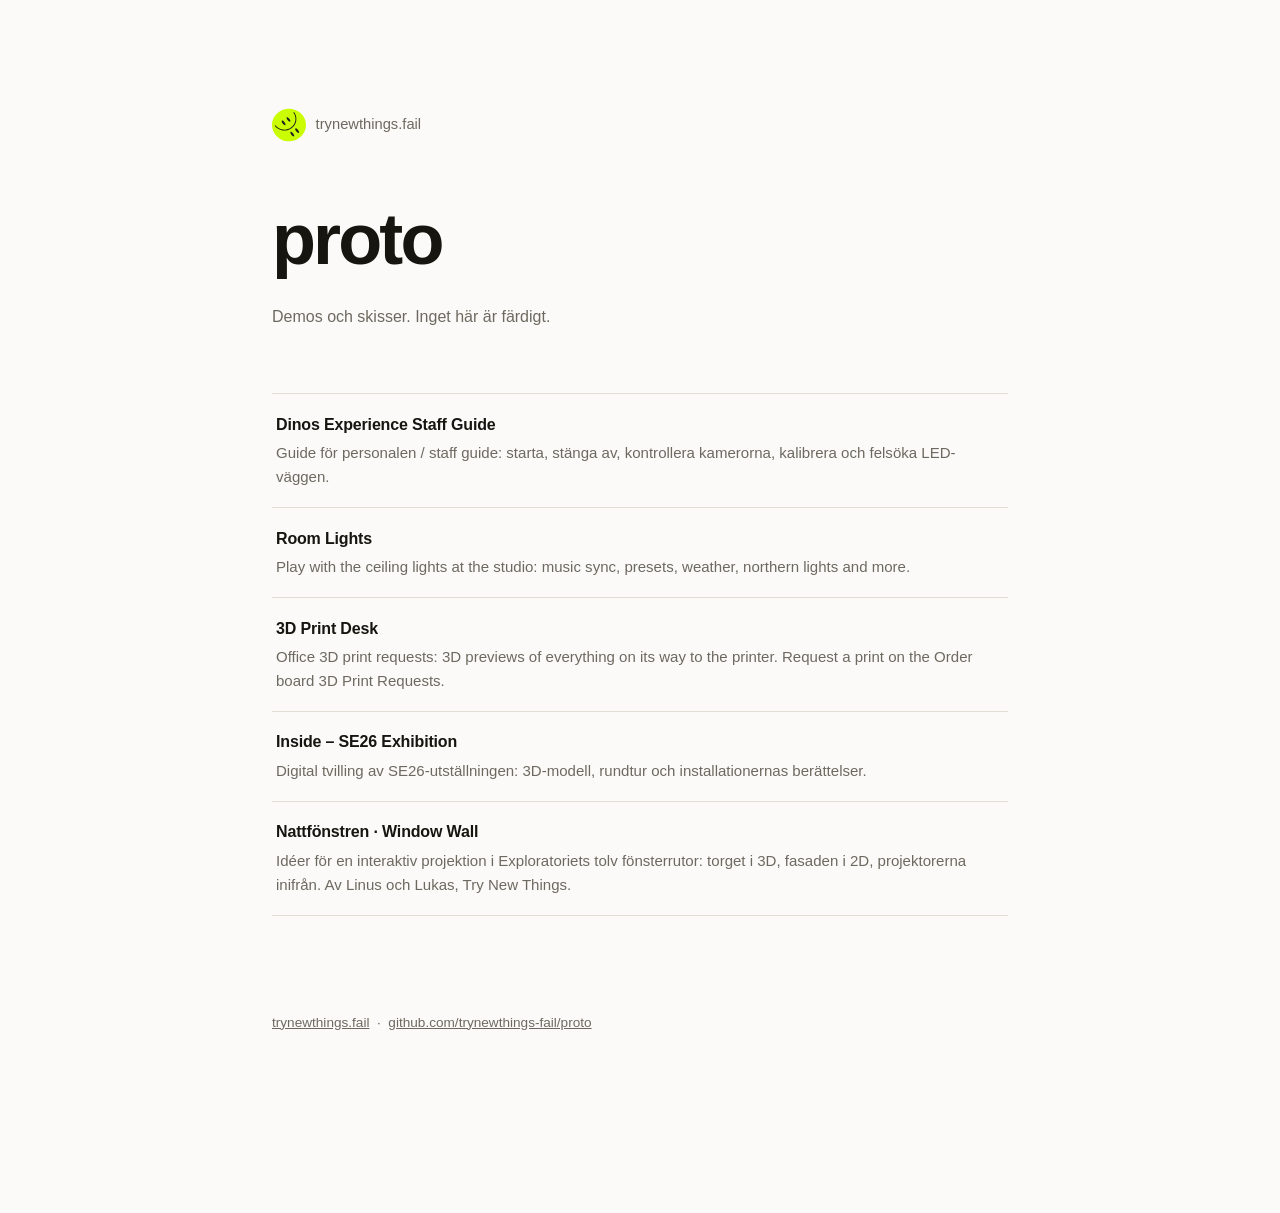
<file: index.html>
<!doctype html>
<html lang="sv">
<head>
<meta charset="utf-8">
<meta name="viewport" content="width=device-width, initial-scale=1">
<title>proto — trynewthings</title>
<link rel="icon" href="logo.svg" type="image/svg+xml">
<style>
  :root {
    color-scheme: light dark;
    --bg: #fbfaf8;
    --fg: #16150f;
    --muted: #6c6a60;
    --line: #e2ded4;
    --accent: #b4451f;
  }
  @media (prefers-color-scheme: dark) {
    :root {
      --bg: #121210;
      --fg: #eceae2;
      --muted: #8f8d84;
      --line: #2b2a26;
      --accent: #e5824f;
    }
  }
  * { box-sizing: border-box; }
  .brand {
    display: inline-flex;
    align-items: center;
    gap: 0.6rem;
    margin-bottom: 2.5rem;
    color: var(--muted);
    text-decoration: none;
    font-size: 0.92rem;
  }
  .brand img { width: 34px; height: 34px; display: block; }
  .brand:hover { color: var(--fg); }
  body {
    margin: 0;
    padding: 12vh 24px 20vh;
    background: var(--bg);
    color: var(--fg);
    font: 16px/1.6 ui-sans-serif, -apple-system, "Segoe UI", Helvetica, Arial, sans-serif;
    -webkit-font-smoothing: antialiased;
  }
  main { max-width: 46rem; margin: 0 auto; }
  h1 {
    margin: 0;
    font-size: clamp(2.5rem, 9vw, 4.5rem);
    letter-spacing: -0.04em;
    font-weight: 640;
  }
  .sub { margin: 0.4rem 0 0; color: var(--muted); }
  ul { list-style: none; margin: 4rem 0 0; padding: 0; border-top: 1px solid var(--line); }
  li { border-bottom: 1px solid var(--line); }
  a.demo {
    display: flex;
    flex-wrap: wrap;
    gap: 0.25rem 1rem;
    align-items: baseline;
    padding: 1.1rem 0.25rem;
    color: inherit;
    text-decoration: none;
  }
  a.demo:hover { color: var(--accent); }
  a.demo .name { font-weight: 600; letter-spacing: -0.01em; }
  a.demo .desc { color: var(--muted); font-size: 0.94rem; }
  a.demo:hover .desc { color: inherit; }
  .empty {
    margin: 4rem 0 0;
    padding: 2rem;
    border: 1px dashed var(--line);
    border-radius: 6px;
    color: var(--muted);
  }
  .empty code {
    font: 0.9em/1.5 ui-monospace, SFMono-Regular, Menlo, monospace;
    color: var(--fg);
  }
  footer { margin-top: 6rem; color: var(--muted); font-size: 0.85rem; }
  footer a { color: inherit; }
</style>
</head>
<body>
<main>
  <a class="brand" href="https://trynewthings.fail">
    <img src="logo.svg" alt="try new things" width="34" height="34">
    <span>trynewthings.fail</span>
  </a>

  <h1>proto</h1>
  <p class="sub">Demos och skisser. Inget här är färdigt.</p>

  <!-- demos:start -->
  <ul>
    <li><a class="demo" href="dinos-guide/"><span class="name">Dinos Experience Staff Guide</span><span class="desc">Guide för personalen / staff guide: starta, stänga av, kontrollera kamerorna, kalibrera och felsöka LED-väggen.</span></a></li>
    <li><a class="demo" href="lights/"><span class="name">Room Lights</span><span class="desc">Play with the ceiling lights at the studio: music sync, presets, weather, northern lights and more.</span></a></li>
    <li><a class="demo" href="prints/"><span class="name">3D Print Desk</span><span class="desc">Office 3D print requests: 3D previews of everything on its way to the printer. Request a print on the Order board 3D Print Requests.</span></a></li>
    <li><a class="demo" href="se26-twin/"><span class="name">Inside – SE26 Exhibition</span><span class="desc">Digital tvilling av SE26-utställningen: 3D-modell, rundtur och installationernas berättelser.</span></a></li>
    <li><a class="demo" href="window-wall/"><span class="name">Nattfönstren · Window Wall</span><span class="desc">Idéer för en interaktiv projektion i Exploratoriets tolv fönsterrutor: torget i 3D, fasaden i 2D, projektorerna inifrån. Av Linus och Lukas, Try New Things.</span></a></li>
  </ul>
  <!-- demos:end -->

  <footer>
    <a href="https://trynewthings.fail">trynewthings.fail</a> &nbsp;·&nbsp;
    <a href="https://github.com/trynewthings-fail/proto">github.com/trynewthings-fail/proto</a>
  </footer>
</main>
</body>
</html>
</file>
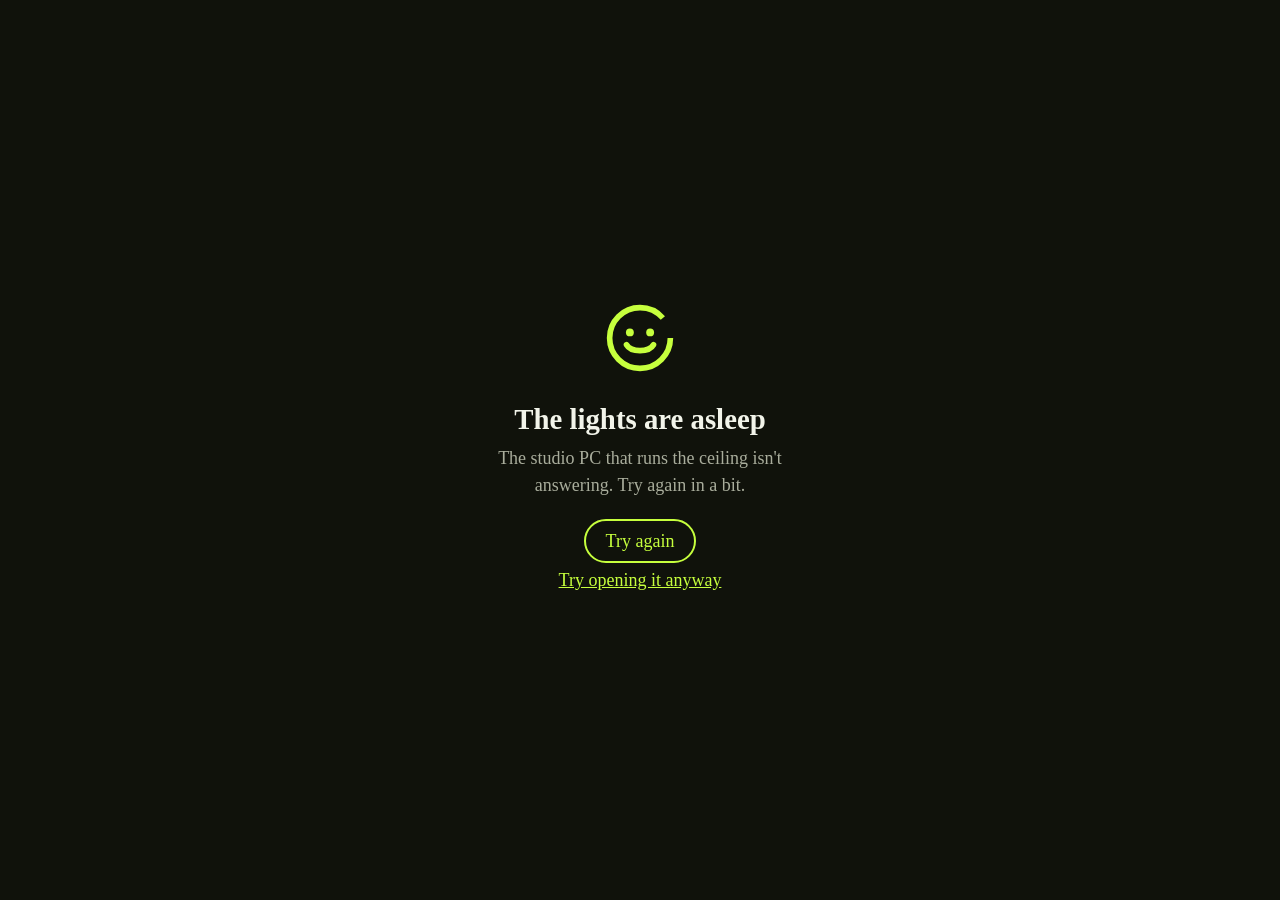
<file: lights/index.html>
<!doctype html>
<html lang="en">
<head>
  <meta charset="utf-8">
  <meta name="viewport" content="width=device-width, initial-scale=1, viewport-fit=cover">
  <title>Room Lights</title>
  <meta name="description" content="Play with the ceiling lights at the studio: music sync, presets, weather, northern lights and more.">
  <meta name="theme-color" content="#10120b">
  <link rel="icon" href="data:image/svg+xml,%3Csvg xmlns='http://www.w3.org/2000/svg' viewBox='0 0 64 64'%3E%3Ccircle cx='32' cy='32' r='27' fill='none' stroke='%23c6ff3d' stroke-width='5'/%3E%3Ccircle cx='23' cy='27' r='3.5' fill='%23c6ff3d'/%3E%3Ccircle cx='41' cy='27' r='3.5' fill='%23c6ff3d'/%3E%3Cpath d='M20 38c4 7 20 7 24 0' fill='none' stroke='%23c6ff3d' stroke-width='5' stroke-linecap='round'/%3E%3C/svg%3E">
  <style>
    /*
      Room Lights lives on a PC in the studio (it drives the WLED strips in the
      ceiling). That PC is on the internet through Tailscale Funnel at a fixed
      address; this page checks the lights answer and shows their own control
      site full-screen. Source: the LedControl project on that PC (server.py, web/).
    */
    :root { --bg: #10120b; --ink: #f2f4ea; --muted: #a9ad9c; --lime: #c6ff3d; }
    html, body { margin: 0; height: 100%; background: var(--bg); color: var(--ink);
                 font: 18px/1.5 Alegreya, Georgia, "Palatino Linotype", serif; }
    iframe { position: fixed; inset: 0; width: 100%; height: 100%; border: 0; background: var(--bg); }
    .msg { min-height: 100%; display: grid; place-items: center; text-align: center; padding: 24px 16px; box-sizing: border-box; }
    .msg svg { width: 72px; height: 72px; }
    .msg h1 { font-size: 1.6rem; margin: 16px 0 4px; }
    .msg p { color: var(--muted); margin: 4px 0; max-width: 32ch; }
    .msg a, .msg button { color: var(--lime); }
    .msg button { margin-top: 16px; min-height: 44px; padding: 0 20px; border-radius: 999px; border: 2px solid var(--lime);
                  background: transparent; font: inherit; cursor: pointer; }
    .msg button:focus-visible, .msg a:focus-visible { outline: 3px solid var(--lime); outline-offset: 3px; }
    .spin { animation: spin 6s linear infinite; transform-origin: center; }
    @keyframes spin { to { transform: rotate(360deg); } }
    @media (prefers-reduced-motion: reduce) { .spin { animation: none; } }
  </style>
</head>
<body>
  <main class="msg" id="msg" aria-live="polite">
    <div>
      <svg viewBox="0 0 64 64" aria-hidden="true"><g class="spin"><circle cx="32" cy="32" r="27" fill="none" stroke="#c6ff3d" stroke-width="5" stroke-dasharray="150 20"/></g>
        <circle cx="23" cy="27" r="3.5" fill="#c6ff3d"/><circle cx="41" cy="27" r="3.5" fill="#c6ff3d"/>
        <path d="M20 38c4 7 20 7 24 0" fill="none" stroke="#c6ff3d" stroke-width="5" stroke-linecap="round"/></svg>
      <h1 id="title">Finding the lights…</h1>
      <p id="text">Connecting to the ceiling at the studio.</p>
      <p id="extra"></p>
    </div>
  </main>
  <script>
    // The studio PC, on the internet through Tailscale Funnel (a fixed address).
    const LIGHTS = "https://lukas.tailf5b7ee.ts.net";
    const sv = (navigator.language || "").toLowerCase().startsWith("sv");
    const T = sv ? {
      sleeping: "Ljuset sover just nu", sleeping_text: "Datorn i studion som styr taket svarar inte. Testa igen om en stund.",
      retry: "Försök igen", open: "Försök öppna ändå",
    } : {
      sleeping: "The lights are asleep", sleeping_text: "The studio PC that runs the ceiling isn't answering. Try again in a bit.",
      retry: "Try again", open: "Try opening it anyway",
    };
    const $ = (id) => document.getElementById(id);

    async function answers() {
      for (let attempt = 0; attempt < 2; attempt++) {
        const ctl = new AbortController();
        const timer = setTimeout(() => ctl.abort(), 12000);
        try {
          if ((await fetch(`${LIGHTS}/api/state`, { signal: ctl.signal, cache: "no-store" })).ok) return true;
        } catch (e) { /* try again */ } finally { clearTimeout(timer); }
      }
      return false;
    }

    function asleep() {
      $("title").textContent = T.sleeping;
      $("text").textContent = T.sleeping_text;
      const b = document.createElement("button");
      b.type = "button"; b.textContent = T.retry; b.onclick = () => location.reload();
      const a = document.createElement("a");          // the check can fail on odd networks; let people try anyway
      a.href = LIGHTS + "/"; a.textContent = T.open;
      const p = document.createElement("p"); p.append(a);
      $("extra").after(b, p);
    }

    // Start loading the lights straight away (hidden), and check they answer in parallel:
    // that saves a whole round trip compared to checking first.
    async function start() {
      const frame = document.createElement("iframe");
      frame.src = LIGHTS + "/";
      frame.title = "Room Lights";
      frame.allow = "clipboard-write";
      frame.style.visibility = "hidden";
      document.body.append(frame);
      const loaded = new Promise((done) => frame.addEventListener("load", done, { once: true }));
      if (!(await answers())) { frame.remove(); return asleep(); }
      await loaded;
      frame.style.visibility = "visible";
      $("msg").remove();
    }
    start();
  </script>
</body>
</html>
</file>
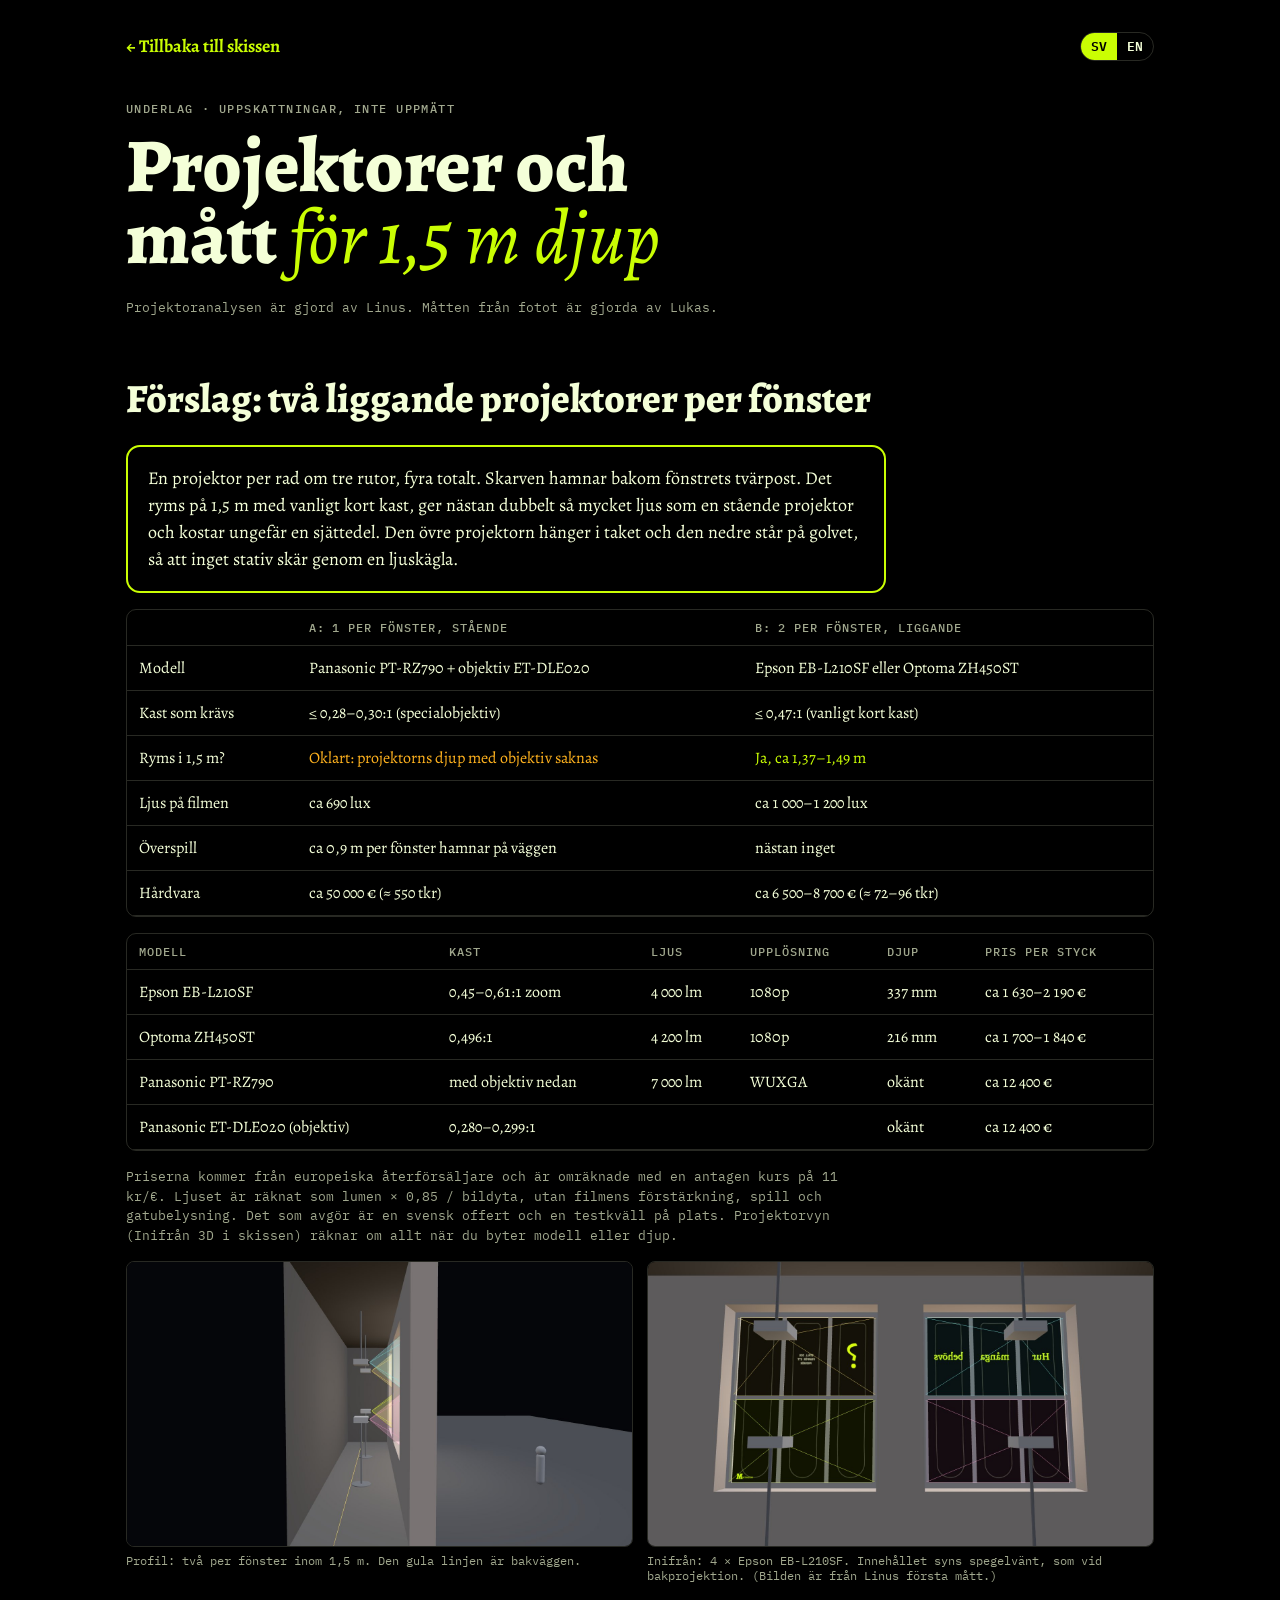
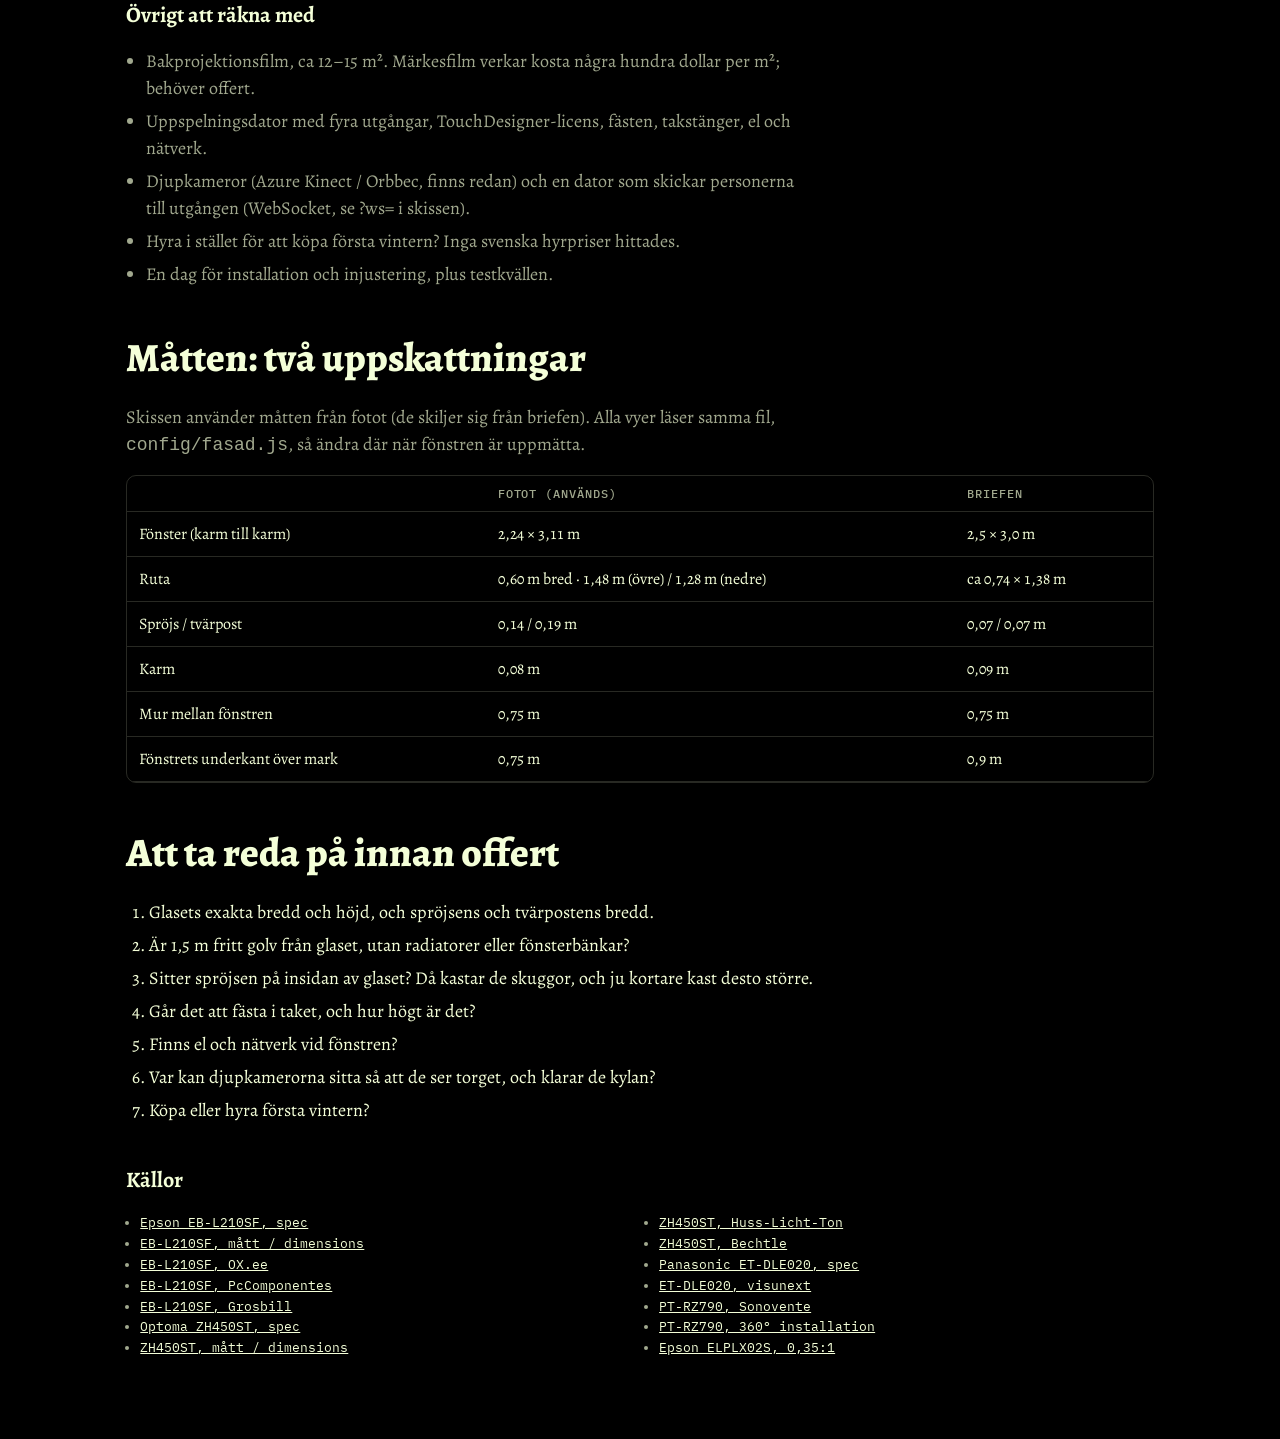
<file: window-wall/specs.html>
<!doctype html>
<html lang="sv">
<head>
<meta charset="utf-8">
<meta name="viewport" content="width=device-width, initial-scale=1, viewport-fit=cover">
<title>Projektorer och mått · Nattfönstren</title>
<link rel="preconnect" href="https://fonts.googleapis.com">
<link rel="preconnect" href="https://fonts.gstatic.com" crossorigin>
<link rel="stylesheet" href="https://fonts.googleapis.com/css2?family=Alegreya:ital,wght@0,400;0,700;0,800;1,400&family=IBM+Plex+Mono:wght@400;500&display=swap">
<style>
  /* Layout: en läsbar kolumn: förslaget först, sedan tabeller, bilder, mått och frågor. Samma svarta/lime look som skissen. */
  :root { --natt:#000; --linje:rgba(244,255,216,.16); --krita:#f4ffd8; --dim:rgba(244,255,216,.66); --lime:#cafe03; --E:#ffb21e; --varn:#ff6b6b;
    --serif:"Alegreya", Georgia, "Times New Roman", serif; --mono:"IBM Plex Mono", Menlo, monospace; color-scheme:dark; }
  * { box-sizing:border-box; }
  [hidden] { display:none !important; }
  body { margin:0; background:var(--natt); color:var(--krita); font:18px/1.5 var(--serif); }
  .wrap { max-width:1060px; margin:0 auto; padding:32px max(16px, env(safe-area-inset-right,0px)) 80px max(16px, env(safe-area-inset-left,0px)); display:grid; gap:40px; }
  .topp { display:flex; flex-wrap:wrap; gap:10px; justify-content:space-between; align-items:center; }
  .topp a { color:var(--lime); font-weight:700; text-decoration:none; }
  .sprak { display:inline-flex; border:1.5px solid var(--linje); border-radius:999px; overflow:hidden; }
  .sprak button { font:600 13px/1 var(--mono); background:transparent; color:var(--krita); border:0; padding:7px 10px; cursor:pointer; }
  .sprak button[aria-pressed="true"] { background:var(--lime); color:#000; }
  h1, h2, h3 { margin:0; text-wrap:balance; }
  h1 { font-size:clamp(40px, 7vw, 76px); line-height:.95; font-weight:800; }
  h1 em { font-style:italic; color:var(--lime); font-weight:400; }
  h2 { font-size:clamp(28px, 4vw, 40px); font-weight:800; }
  h3 { font-size:22px; }
  .eyebrow { font:500 12px/1.4 var(--mono); letter-spacing:.12em; text-transform:uppercase; color:var(--dim); }
  section { display:grid; gap:16px; }
  section > p, .lista { max-width:68ch; margin:0; color:var(--dim); }
  .lista { padding-left:1.1em; display:grid; gap:6px; }
  .rek { border:2px solid var(--lime); border-radius:14px; padding:18px 20px; display:grid; gap:8px; max-width:76ch; }
  .rek h3 { color:var(--lime); }
  .rek p { margin:0; }
  .tabell { overflow-x:auto; border:1px solid var(--linje); border-radius:10px; }
  table { border-collapse:collapse; width:100%; font-size:16px; min-width:620px; }
  th, td { text-align:left; padding:10px 12px; border-bottom:1px solid var(--linje); vertical-align:top; }
  th { font:500 12px var(--mono); letter-spacing:.08em; text-transform:uppercase; color:var(--dim); }
  td.num { font-variant-numeric:tabular-nums; white-space:nowrap; }
  .ok { color:var(--lime); } .oklart { color:var(--E); }
  .bilder { display:grid; grid-template-columns:repeat(auto-fit, minmax(min(100%, 320px), 1fr)); gap:14px; }
  .bilder figure { margin:0; }
  .bilder img { width:100%; border-radius:8px; border:1px solid var(--linje); display:block; }
  .bilder figcaption { font:12px var(--mono); color:var(--dim); margin-top:6px; }
  .not { font:13px/1.5 var(--mono); color:var(--dim); max-width:90ch; margin:0; }
  .kallor { font:13px/1.6 var(--mono); color:var(--dim); columns:2 280px; gap:24px; margin:0; padding-left:1.1em; }
  .kallor a { color:var(--krita); }
  ol.fragor { margin:0; padding-left:1.3em; display:grid; gap:6px; max-width:72ch; }
  .av { font:13px var(--mono); color:var(--dim); }
</style>
</head>
<body>
<div class="wrap">
  <div class="topp">
    <a href="./" data-sv="← Tillbaka till skissen" data-en="← Back to the sketch">← Tillbaka till skissen</a>
    <div class="sprak" role="group" aria-label="Språk / Language"><button type="button" data-sprak="sv">SV</button><button type="button" data-sprak="en">EN</button></div>
  </div>

  <header style="display:grid;gap:12px">
    <span class="eyebrow" data-sv="Underlag · uppskattningar, inte uppmätt" data-en="Background · estimates, not measured">Underlag · uppskattningar, inte uppmätt</span>
    <h1><span data-sv="Projektorer och mått" data-en="Projectors and measurements">Projektorer och mått</span> <em data-sv="för 1,5 m djup" data-en="for 1.5 m depth">för 1,5 m djup</em></h1>
    <p class="av" data-sv="Projektoranalysen är gjord av Linus. Måtten från fotot är gjorda av Lukas." data-en="Projector analysis by Linus. Measurements from the photo by Lukas.">Projektoranalysen är gjord av Linus. Måtten från fotot är gjorda av Lukas.</p>
  </header>

  <section>
    <h2 data-sv="Förslag: två liggande projektorer per fönster" data-en="Proposal: two landscape projectors per window">Förslag: två liggande projektorer per fönster</h2>
    <div class="rek">
      <p lang="sv">En projektor per rad om tre rutor, fyra totalt. Skarven hamnar bakom fönstrets tvärpost. Det ryms på 1,5 m med vanligt kort kast, ger nästan dubbelt så mycket ljus som en stående projektor och kostar ungefär en sjättedel. Den övre projektorn hänger i taket och den nedre står på golvet, så att inget stativ skär genom en ljuskägla.</p>
      <p lang="en">One projector per row of three panes, four in total. The seam lands behind the window's transom. It fits in 1.5 m with an ordinary short throw, gives almost twice the light of a single portrait projector and costs about a sixth. The upper projector hangs from the ceiling and the lower stands on the floor, so no stand cuts through a light cone.</p>
    </div>
    <div class="tabell"><table>
      <thead><tr><th></th><th data-sv="A: 1 per fönster, stående" data-en="A: 1 per window, portrait">A: 1 per fönster, stående</th><th data-sv="B: 2 per fönster, liggande" data-en="B: 2 per window, landscape">B: 2 per fönster, liggande</th></tr></thead>
      <tbody>
        <tr><td data-sv="Modell" data-en="Model">Modell</td><td data-sv="Panasonic PT-RZ790 + objektiv ET-DLE020" data-en="Panasonic PT-RZ790 + ET-DLE020 lens">Panasonic PT-RZ790 + objektiv ET-DLE020</td><td data-sv="Epson EB-L210SF eller Optoma ZH450ST" data-en="Epson EB-L210SF or Optoma ZH450ST">Epson EB-L210SF eller Optoma ZH450ST</td></tr>
        <tr><td data-sv="Kast som krävs" data-en="Throw needed">Kast som krävs</td><td class="num" data-sv="≤ 0,28–0,30:1 (specialobjektiv)" data-en="≤ 0.28–0.30:1 (special lens)">≤ 0,28–0,30:1 (specialobjektiv)</td><td class="num" data-sv="≤ 0,47:1 (vanligt kort kast)" data-en="≤ 0.47:1 (ordinary short throw)">≤ 0,47:1 (vanligt kort kast)</td></tr>
        <tr><td data-sv="Ryms i 1,5 m?" data-en="Fits in 1.5 m?">Ryms i 1,5 m?</td><td class="oklart" data-sv="Oklart: projektorns djup med objektiv saknas" data-en="Unclear: the projector's depth with lens is unknown">Oklart: projektorns djup med objektiv saknas</td><td class="ok" data-sv="Ja, ca 1,37–1,49 m" data-en="Yes, about 1.37–1.49 m">Ja, ca 1,37–1,49 m</td></tr>
        <tr><td data-sv="Ljus på filmen" data-en="Light on the film">Ljus på filmen</td><td class="num" data-sv="ca 690 lux" data-en="about 690 lux">ca 690 lux</td><td class="num" data-sv="ca 1 000–1 200 lux" data-en="about 1,000–1,200 lux">ca 1 000–1 200 lux</td></tr>
        <tr><td data-sv="Överspill" data-en="Spill">Överspill</td><td data-sv="ca 0,9 m per fönster hamnar på väggen" data-en="about 0.9 m per window lands on the wall">ca 0,9 m per fönster hamnar på väggen</td><td data-sv="nästan inget" data-en="almost none">nästan inget</td></tr>
        <tr><td data-sv="Hårdvara" data-en="Hardware">Hårdvara</td><td class="num" data-sv="ca 50 000 € (≈ 550 tkr)" data-en="about €50,000 (≈ SEK 550k)">ca 50 000 € (≈ 550 tkr)</td><td class="num" data-sv="ca 6 500–8 700 € (≈ 72–96 tkr)" data-en="about €6,500–8,700 (≈ SEK 72–96k)">ca 6 500–8 700 € (≈ 72–96 tkr)</td></tr>
      </tbody></table></div>
    <div class="tabell"><table>
      <thead><tr><th data-sv="Modell" data-en="Model">Modell</th><th data-sv="Kast" data-en="Throw">Kast</th><th data-sv="Ljus" data-en="Light">Ljus</th><th data-sv="Upplösning" data-en="Resolution">Upplösning</th><th data-sv="Djup" data-en="Depth">Djup</th><th data-sv="Pris per styck" data-en="Price each">Pris per styck</th></tr></thead>
      <tbody>
        <tr><td>Epson EB-L210SF</td><td class="num">0,45–0,61:1 zoom</td><td class="num">4 000 lm</td><td>1080p</td><td class="num">337 mm</td><td class="num" data-sv="ca 1 630–2 190 €" data-en="about €1,630–2,190">ca 1 630–2 190 €</td></tr>
        <tr><td>Optoma ZH450ST</td><td class="num">0,496:1</td><td class="num">4 200 lm</td><td>1080p</td><td class="num">216 mm</td><td class="num" data-sv="ca 1 700–1 840 €" data-en="about €1,700–1,840">ca 1 700–1 840 €</td></tr>
        <tr><td>Panasonic PT-RZ790</td><td data-sv="med objektiv nedan" data-en="with the lens below">med objektiv nedan</td><td class="num">7 000 lm</td><td>WUXGA</td><td data-sv="okänt" data-en="unknown">okänt</td><td class="num" data-sv="ca 12 400 €" data-en="about €12,400">ca 12 400 €</td></tr>
        <tr><td data-sv="Panasonic ET-DLE020 (objektiv)" data-en="Panasonic ET-DLE020 (lens)">Panasonic ET-DLE020 (objektiv)</td><td class="num">0,280–0,299:1</td><td></td><td></td><td data-sv="okänt" data-en="unknown">okänt</td><td class="num" data-sv="ca 12 400 €" data-en="about €12,400">ca 12 400 €</td></tr>
      </tbody></table></div>
    <p class="not" lang="sv">Priserna kommer från europeiska återförsäljare och är omräknade med en antagen kurs på 11 kr/€. Ljuset är räknat som lumen × 0,85 / bildyta, utan filmens förstärkning, spill och gatubelysning. Det som avgör är en svensk offert och en testkväll på plats. Projektorvyn (Inifrån 3D i skissen) räknar om allt när du byter modell eller djup.</p>
    <p class="not" lang="en">Prices are from European resellers, converted at an assumed 11 SEK/€. Light is estimated as lumens × 0.85 / image area, without screen gain, spill or street lighting. What decides it is a Swedish quote and a test evening on site. The projector view (Inside 3D in the sketch) recalculates everything when you change model or depth.</p>
    <div class="bilder">
      <figure><img src="media/3d-profil-2per.jpg" alt="" loading="lazy"><figcaption data-sv="Profil: två per fönster inom 1,5 m. Den gula linjen är bakväggen." data-en="Profile: two per window within 1.5 m. The yellow line is the back wall.">Profil: två per fönster inom 1,5 m. Den gula linjen är bakväggen.</figcaption></figure>
      <figure><img src="media/3d-inifran-epson-l210sf.jpg" alt="" loading="lazy"><figcaption data-sv="Inifrån: 4 × Epson EB-L210SF. Innehållet syns spegelvänt, som vid bakprojektion. (Bilden är från Linus första mått.)" data-en="From inside: 4 × Epson EB-L210SF. The content is mirrored, as with rear projection. (Image from Linus's first measurements.)">Inifrån: 4 × Epson EB-L210SF. Innehållet syns spegelvänt, som vid bakprojektion. (Bilden är från Linus första mått.)</figcaption></figure>
    </div>
    <h3 data-sv="Övrigt att räkna med" data-en="Also budget for">Övrigt att räkna med</h3>
    <ul class="lista" lang="sv"><li>Bakprojektionsfilm, ca 12–15 m². Märkesfilm verkar kosta några hundra dollar per m²; behöver offert.</li><li>Uppspelningsdator med fyra utgångar, TouchDesigner-licens, fästen, takstänger, el och nätverk.</li><li>Djupkameror (Azure Kinect / Orbbec, finns redan) och en dator som skickar personerna till utgången (WebSocket, se ?ws= i skissen).</li><li>Hyra i stället för att köpa första vintern? Inga svenska hyrpriser hittades.</li><li>En dag för installation och injustering, plus testkvällen.</li></ul>
    <ul class="lista" lang="en"><li>Rear-projection film, about 12–15 m². Branded film seems to cost a few hundred dollars per m²; needs a quote.</li><li>Playback computer with four outputs, TouchDesigner licence, mounts, ceiling poles, power and network.</li><li>Depth cameras (Azure Kinect / Orbbec, already owned) and a computer that sends the people to the output (WebSocket, see ?ws= in the sketch).</li><li>Rent instead of buy the first winter? No Swedish rental prices were found.</li><li>A day for installation and calibration, plus the test evening.</li></ul>
  </section>

  <section>
    <h2 data-sv="Måtten: två uppskattningar" data-en="The measurements: two estimates">Måtten: två uppskattningar</h2>
    <p lang="sv">Skissen använder måtten från fotot (de skiljer sig från briefen). Alla vyer läser samma fil, <code>config/fasad.js</code>, så ändra där när fönstren är uppmätta.</p>
    <p lang="en">The sketch uses the measurements from the photo (they differ from the brief). Every view reads the same file, <code>config/fasad.js</code>, so change it there once the windows are measured.</p>
    <div class="tabell"><table>
      <thead><tr><th></th><th data-sv="Fotot (används)" data-en="Photo (in use)">Fotot (används)</th><th data-sv="Briefen" data-en="The brief">Briefen</th></tr></thead>
      <tbody>
        <tr><td data-sv="Fönster (karm till karm)" data-en="Window (frame to frame)">Fönster (karm till karm)</td><td class="num">2,24 × 3,11 m</td><td class="num">2,5 × 3,0 m</td></tr>
        <tr><td data-sv="Ruta" data-en="Pane">Ruta</td><td class="num" data-sv="0,60 m bred · 1,48 m (övre) / 1,28 m (nedre)" data-en="0.60 m wide · 1.48 m (top) / 1.28 m (bottom)">0,60 m bred · 1,48 m (övre) / 1,28 m (nedre)</td><td class="num" data-sv="ca 0,74 × 1,38 m" data-en="about 0.74 × 1.38 m">ca 0,74 × 1,38 m</td></tr>
        <tr><td data-sv="Spröjs / tvärpost" data-en="Mullion / transom">Spröjs / tvärpost</td><td class="num">0,14 / 0,19 m</td><td class="num">0,07 / 0,07 m</td></tr>
        <tr><td data-sv="Karm" data-en="Frame">Karm</td><td class="num">0,08 m</td><td class="num">0,09 m</td></tr>
        <tr><td data-sv="Mur mellan fönstren" data-en="Pier between windows">Mur mellan fönstren</td><td class="num">0,75 m</td><td class="num">0,75 m</td></tr>
        <tr><td data-sv="Fönstrets underkant över mark" data-en="Window sill above ground">Fönstrets underkant över mark</td><td class="num">0,75 m</td><td class="num">0,9 m</td></tr>
      </tbody></table></div>
  </section>

  <section>
    <h2 data-sv="Att ta reda på innan offert" data-en="To find out before a quote">Att ta reda på innan offert</h2>
    <ol class="fragor" lang="sv"><li>Glasets exakta bredd och höjd, och spröjsens och tvärpostens bredd.</li><li>Är 1,5 m fritt golv från glaset, utan radiatorer eller fönsterbänkar?</li><li>Sitter spröjsen på insidan av glaset? Då kastar de skuggor, och ju kortare kast desto större.</li><li>Går det att fästa i taket, och hur högt är det?</li><li>Finns el och nätverk vid fönstren?</li><li>Var kan djupkamerorna sitta så att de ser torget, och klarar de kylan?</li><li>Köpa eller hyra första vintern?</li></ol>
    <ol class="fragor" lang="en"><li>The glass's exact width and height, and the mullion and transom widths.</li><li>Is there 1.5 m of free floor behind the glass, without radiators or window sills?</li><li>Are the mullions on the inside of the glass? Then they cast shadows, and the shorter the throw the bigger.</li><li>Can we mount to the ceiling, and how high is it?</li><li>Is there power and network by the windows?</li><li>Where can the depth cameras sit to see the plaza, and do they cope with the cold?</li><li>Buy or rent the first winter?</li></ol>
  </section>

  <section>
    <h3 data-sv="Källor" data-en="Sources">Källor</h3>
    <ul class="kallor">
      <li><a href="https://epson.com.au/products/projector/EB-L210SF_Specs.asp">Epson EB-L210SF, spec</a></li>
      <li><a href="https://shop.avoira.com/catalog/product/view/id/9212009/category/3">EB-L210SF, mått / dimensions</a></li>
      <li><a href="https://www.ox.ee/en/product/2477818">EB-L210SF, OX.ee</a></li>
      <li><a href="https://www.pccomponentes.fr/epson-eb-l210sf-video-projecteur-projecteur-a-focale-courte-4000-ansi-lumens-3lcd-compatibilite-3d-blanc">EB-L210SF, PcComponentes</a></li>
      <li><a href="https://www.grosbill.com/epson-eb-l210sf-v11ha75080-166200">EB-L210SF, Grosbill</a></li>
      <li><a href="https://www.bhphotovideo.com/c/product/1767974-REG/optoma_technology_zh450st_4200_lumen_full_hd.html">Optoma ZH450ST, spec</a></li>
      <li><a href="https://soundpro.com/optoma-zh450st-4200-lumen-1080p-short-throw-laser-projector">ZH450ST, mått / dimensions</a></li>
      <li><a href="https://www.huss-licht-ton.de/print_product_info.php/en/products_id/53654">ZH450ST, Huss-Licht-Ton</a></li>
      <li><a href="https://bechtle.com/be/shop/optoma-zh450st-short-throw-projector--4721925-73--p">ZH450ST, Bechtle</a></li>
      <li><a href="https://connect.na.panasonic.com/av/projectors/lens/et-dle020-ultra-short-throw-projector-lens">Panasonic ET-DLE020, spec</a></li>
      <li><a href="https://www.visunext.de/p/panasonic-et-dle020-beamer-objektiv-1000010135">ET-DLE020, visunext</a></li>
      <li><a href="https://www.sonovente.com/nl-nl/panasonic-pt-rz790be-black-p98672.html">PT-RZ790, Sonovente</a></li>
      <li><a href="https://projector-database.com/pro/panasonicptrz790-en.html">PT-RZ790, 360° installation</a></li>
      <li><a href="https://www.fullcompass.com/prod/601623-epson-elplx02s-ultra-short-throw-lens-0-35-1">Epson ELPLX02S, 0,35:1</a></li>
    </ul>
  </section>
</div>
<script>
(function () {
  let sprak = 'sv'; try { sprak = localStorage.getItem('nf-sprak') || 'sv'; } catch (e) {}
  function satt(s) {
    sprak = s === 'en' ? 'en' : 'sv'; document.documentElement.lang = sprak;
    try { localStorage.setItem('nf-sprak', sprak); } catch (e) {}
    document.querySelectorAll('[data-sv]').forEach(el => { el.textContent = el.getAttribute('data-' + sprak); });
    document.querySelectorAll('[lang="sv"],[lang="en"]').forEach(el => { if (el !== document.documentElement) el.hidden = el.getAttribute('lang') !== sprak; });
    document.querySelectorAll('[data-sprak]').forEach(b => b.setAttribute('aria-pressed', String(b.dataset.sprak === sprak)));
    document.title = sprak === 'sv' ? 'Projektorer och mått · Nattfönstren' : 'Projectors and measurements · Night Windows';
  }
  document.querySelectorAll('[data-sprak]').forEach(b => b.onclick = () => satt(b.dataset.sprak));
  satt(sprak);
})();
</script>
</body>
</html>
</file>
